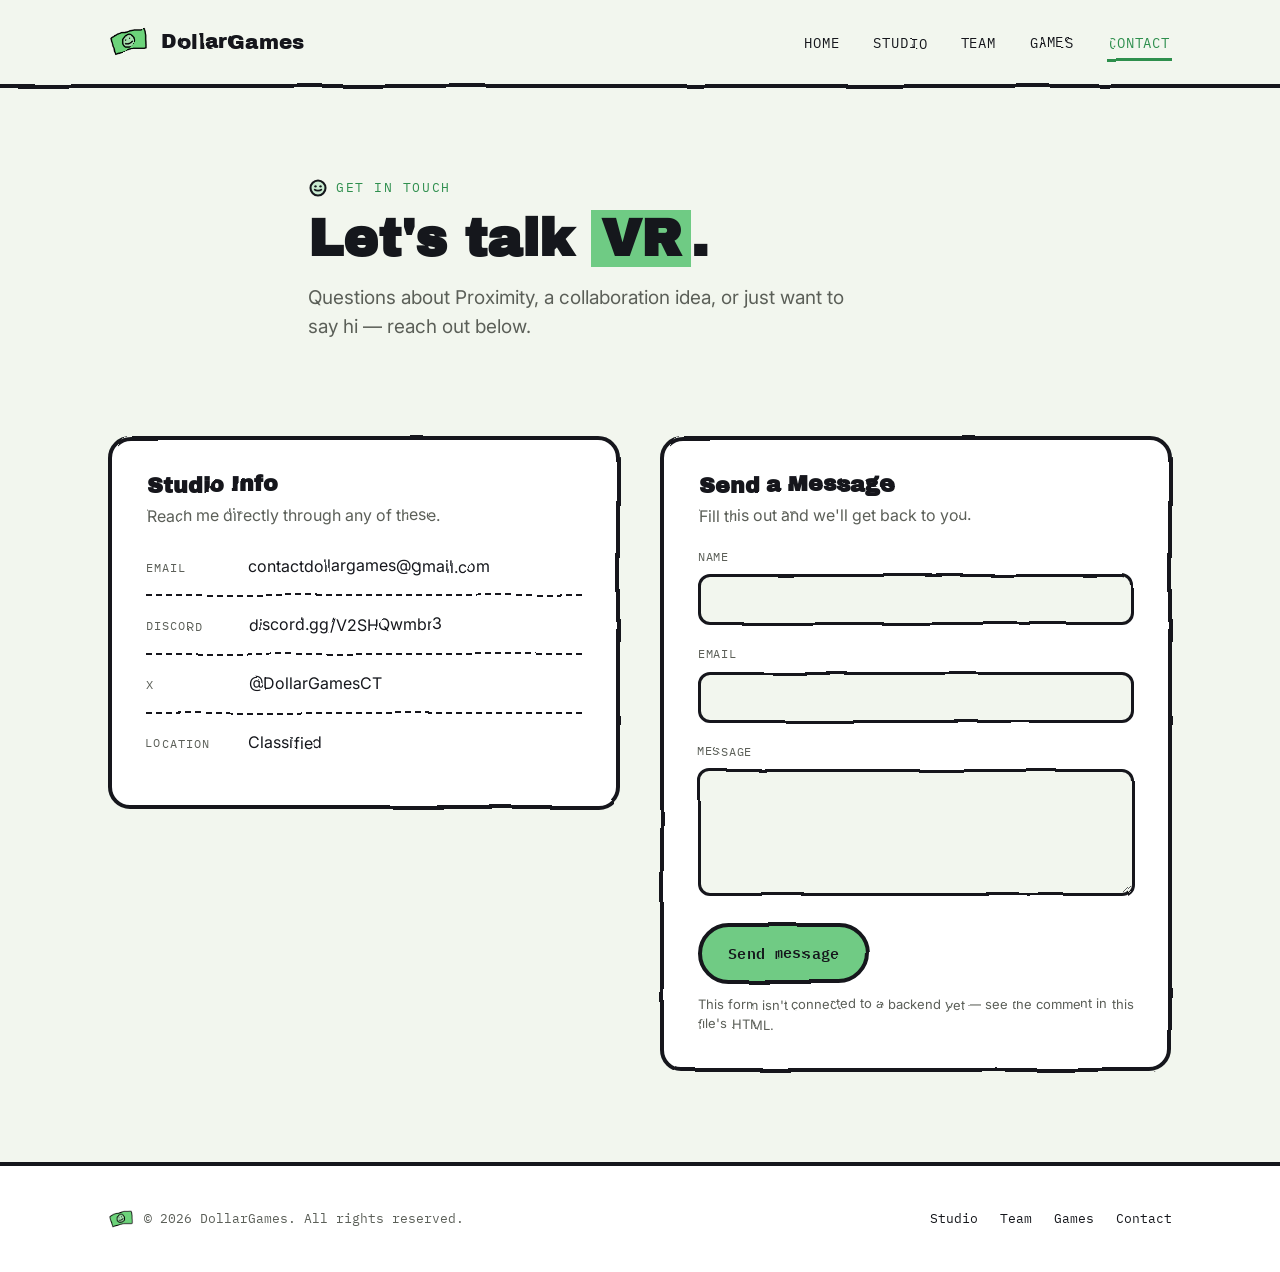
<file: contact.html>
<!DOCTYPE html>
<html lang="en">
<head>
<meta charset="UTF-8" />
<meta name="viewport" content="width=device-width, initial-scale=1.0" />
<title>Contact — DollarGames</title>
<meta name="description" content="Get in touch with DollarGames." />
<link rel="icon" href="assets/images/logo.png" />

<link rel="preconnect" href="https://fonts.googleapis.com">
<link rel="preconnect" href="https://fonts.gstatic.com" crossorigin>
<link href="https://fonts.googleapis.com/css2?family=Archivo+Black&family=IBM+Plex+Mono:wght@400;600&family=Inter:wght@400;500;600&display=swap" rel="stylesheet">

<link rel="stylesheet" href="css/style.css" />
</head>
<body>

<svg width="0" height="0" style="position:absolute">
  <filter id="wobble">
    <feTurbulence type="fractalNoise" baseFrequency="0.012" numOctaves="2" result="noise" seed="4" />
    <feDisplacementMap in="SourceGraphic" in2="noise" scale="4" />
  </filter>
</svg>

<header class="site-header wobble">
  <div class="container">
    <a href="index.html" class="brand">
      <img src="assets/images/logo.png" alt="DollarGames logo" />
      <span>DollarGames</span>
    </a>
    <nav class="main-nav" aria-label="Primary">
      <ul>
        <li><a href="index.html#hero">Home</a></li>
        <li><a href="index.html#studio">Studio</a></li>
        <li><a href="index.html#team">Team</a></li>
        <li><a href="index.html#games">Games</a></li>
        <li><a href="contact.html" class="active">Contact</a></li>
      </ul>
    </nav>
    <button class="nav-toggle" aria-label="Toggle menu" aria-expanded="false">
      <span></span>
    </button>
  </div>
</header>

<section class="hero" style="padding-bottom:60px;">
  <div class="container" style="display:block; max-width: 720px;">
    <p class="eyebrow">
      <svg class="doodle-smile" viewBox="0 0 24 24" fill="none"><circle cx="12" cy="12" r="9" fill="#C9EAD1" stroke="#15171C" stroke-width="2.5"/><circle cx="9" cy="10" r="1.4" fill="#15171C"/><circle cx="15" cy="10" r="1.4" fill="#15171C"/><path d="M8 14c1.5 1.5 6.5 1.5 8 0" stroke="#15171C" stroke-width="2" stroke-linecap="round"/></svg>
      Get in touch
    </p>
    <h1 style="font-size:clamp(34px,5vw,52px); margin-bottom:16px;">Let's talk <span class="highlight">VR</span>.</h1>
    <p class="lede">Questions about Proximity, a collaboration idea, or just want to say hi — reach out below.</p>
  </div>
</section>

<section class="section" style="padding-top:0;">
  <div class="container">
    <div class="contact-grid">

      <!-- Contact details — replace with your studio's real info -->
      <div class="contact-card wobble reveal">
        <h3 style="font-family:var(--font-display); font-size:22px; margin-bottom:6px;">Studio Info</h3>
        <p style="color:var(--ink-soft); margin-bottom:10px;">Reach me directly through any of these.</p>
        <ul class="contact-list">
          <li><span class="label">Email</span><a href="mailto:hello@dollargames.example">contactdollargames@gmail.com</a></li>
          <li><span class="label">Discord</span><a href="#">discord.gg/V2SHQwmbr3</a></li>
          <li><span class="label">X</span><a href="#">@DollarGamesCT</a></li>
          <li><span class="label">Location</span><span>Classified</span></li>
        </ul>
      </div>

      <!-- Contact form — see note below on connecting a real backend -->
      <div class="contact-card wobble reveal">
        <h3 style="font-family:var(--font-display); font-size:22px; margin-bottom:6px;">Send a Message</h3>
        <p style="color:var(--ink-soft); margin-bottom:20px;">Fill this out and we'll get back to you.</p>

        <!--
          GitHub Pages only serves static files — this form has no
          server to submit to yet. To make it actually deliver
          messages, sign up for a free form backend (e.g. Formspree,
          Getform, Web3Forms) and set the action below to the URL
          they give you, for example:

            <form id="contact-form" action="https://formspree.io/f/yourID" method="POST">

          Until then, the form just shows a confirmation message
          (see js/script.js).
        -->
        <form id="contact-form">
          <div class="form-field">
            <label for="name">Name</label>
            <input id="name" name="name" type="text" required />
          </div>
          <div class="form-field">
            <label for="email">Email</label>
            <input id="email" name="email" type="email" required />
          </div>
          <div class="form-field">
            <label for="message">Message</label>
            <textarea id="message" name="message" rows="5" required></textarea>
          </div>
          <button type="submit" class="btn">Send message</button>
          <p class="form-note">This form isn't connected to a backend yet — see the comment in this file's HTML.</p>
        </form>
      </div>

    </div>
  </div>
</section>

<footer class="site-footer">
  <div class="container">
    <div class="footer-brand">
      <img src="assets/images/logo.png" alt="DollarGames logo" />
      <span>&copy; <span id="year"></span> DollarGames. All rights reserved.</span>
    </div>
    <nav class="footer-links" aria-label="Footer">
      <a href="index.html#studio">Studio</a>
      <a href="index.html#team">Team</a>
      <a href="index.html#games">Games</a>
      <a href="contact.html">Contact</a>
    </nav>
  </div>
</footer>

<script src="js/script.js"></script>
<script>document.getElementById("year").textContent = new Date().getFullYear();</script>
</body>
</html>
</file>
<file: css/style.css>
/* ==========================================================================
   DollarGames — Stylesheet
   --------------------------------------------------------------------------
   HOW TO RESTYLE THIS SITE
   Every color, font, and spacing value the site uses lives in the :root
   block right below. Change a value there and it updates everywhere.
   ========================================================================== */

:root {
  /* ---- Colors (edit these to reskin the whole site) ---- */
  --paper: #f2f6ee;          /* page background */
  --paper-raised: #ffffff;   /* card background */
  --ink: #15171c;            /* headings, outlines, body text */
  --ink-soft: #5b5f58;       /* secondary / muted text */
  --bill-green: #6fcb84;     /* primary brand green (from the logo) */
  --bill-green-deep: #2f8f4e;/* deep green — buttons, hovers */
  --mint-pale: #c9ead1;      /* pale green fill, tags, highlights */
  --volt-violet: #7c5cff;    /* accent — links, VR/tech highlights */
  --violet-pale: #e4dbff;    /* pale violet fill */

  /* ---- Type (edit the family names to change fonts site-wide) ---- */
  --font-display: "Archivo Black", "Arial Black", sans-serif;
  --font-body: "Inter", -apple-system, BlinkMacSystemFont, sans-serif;
  --font-mono: "IBM Plex Mono", "Courier New", monospace;

  /* ---- Layout ---- */
  --max-width: 1120px;
  --radius: 22px;
  --border: 4px;
}

/* ---------------------------------- Reset -------------------------------- */
* { box-sizing: border-box; }
html { scroll-behavior: smooth; }
body {
  margin: 0;
  background: var(--paper);
  color: var(--ink);
  font-family: var(--font-body);
  line-height: 1.55;
  -webkit-font-smoothing: antialiased;
}
img { max-width: 100%; display: block; }
a { color: inherit; text-decoration: none; }
ul { margin: 0; padding: 0; list-style: none; }
h1, h2, h3 { font-family: var(--font-display); line-height: 1.05; margin: 0; }
p { margin: 0; }
section { position: relative; }

/* Respect reduced-motion preferences */
@media (prefers-reduced-motion: reduce) {
  html { scroll-behavior: auto; }
  * { animation-duration: 0.001ms !important; transition-duration: 0.001ms !important; }
}

/* -------------------------- Signature: wobble edge ------------------------
   A single SVG filter (defined once per page, see the hidden <svg> in the
   HTML) is applied to cards, buttons and the nav bar so their borders read
   as hand-drawn ink strokes, echoing the DollarGames logo's linework.
   --------------------------------------------------------------------- */
.wobble { filter: url(#wobble); }

.container {
  width: 100%;
  max-width: var(--max-width);
  margin: 0 auto;
  padding: 0 28px;
}

.eyebrow {
  font-family: var(--font-mono);
  font-size: 13px;
  letter-spacing: 0.12em;
  text-transform: uppercase;
  color: var(--bill-green-deep);
  display: inline-flex;
  align-items: center;
  gap: 8px;
  margin-bottom: 14px;
}
.eyebrow .doodle-smile { width: 20px; height: 20px; }

/* ------------------------------- Buttons -------------------------------- */
.btn {
  font-family: var(--font-mono);
  font-weight: 600;
  font-size: 15px;
  letter-spacing: 0.02em;
  display: inline-flex;
  align-items: center;
  gap: 8px;
  padding: 14px 26px;
  border: var(--border) solid var(--ink);
  border-radius: 999px;
  background: var(--bill-green);
  color: var(--ink);
  cursor: pointer;
  transition: transform 0.15s ease, background 0.15s ease;
}
.btn:hover { transform: translate(-2px, -2px); background: var(--mint-pale); }
.btn:active { transform: translate(0, 0); }
.btn.btn-ghost { background: transparent; }
.btn.btn-violet { background: var(--volt-violet); color: #fff; }
.btn.btn-violet:hover { background: #6a49f0; }

/* --------------------------------- Header -------------------------------- */
.site-header {
  position: sticky;
  top: 0;
  z-index: 50;
  background: var(--paper);
  border-bottom: var(--border) solid var(--ink);
}
.site-header .container {
  display: flex;
  align-items: center;
  justify-content: space-between;
  height: 84px;
}
.brand {
  display: flex;
  align-items: center;
  gap: 12px;
  font-family: var(--font-display);
  font-size: 20px;
  letter-spacing: 0.01em;
}
.brand img { width: 42px; height: 42px; object-fit: contain; }

.main-nav ul { display: flex; gap: 30px; }
.main-nav a {
  font-family: var(--font-mono);
  font-size: 14px;
  text-transform: uppercase;
  letter-spacing: 0.06em;
  padding: 6px 2px;
  border-bottom: 3px solid transparent;
  transition: border-color 0.15s ease, color 0.15s ease;
}
.main-nav a:hover,
.main-nav a.active { border-color: var(--bill-green-deep); color: var(--bill-green-deep); }

.nav-toggle {
  display: none;
  border: var(--border) solid var(--ink);
  border-radius: 12px;
  background: var(--paper-raised);
  width: 46px;
  height: 46px;
  align-items: center;
  justify-content: center;
  cursor: pointer;
}
.nav-toggle span,
.nav-toggle span::before,
.nav-toggle span::after {
  content: "";
  display: block;
  width: 20px;
  height: 3px;
  background: var(--ink);
  position: relative;
  transition: transform 0.2s ease, opacity 0.2s ease;
}
.nav-toggle span::before { position: absolute; top: -7px; }
.nav-toggle span::after { position: absolute; top: 7px; }

/* ---------------------------------- Hero --------------------------------- */
.hero {
  padding: 90px 0 100px;
  overflow: hidden;
}
.hero .container {
  display: grid;
  grid-template-columns: 1.1fr 0.9fr;
  gap: 56px;
  align-items: center;
}
.hero h1 {
  font-size: clamp(40px, 5.4vw, 68px);
  margin-bottom: 22px;
}
.hero h1 .highlight {
  background: var(--bill-green);
  padding: 0 10px;
  box-decoration-break: clone;
  -webkit-box-decoration-break: clone;
}
.hero p.lede {
  font-size: 19px;
  color: var(--ink-soft);
  max-width: 46ch;
  margin-bottom: 34px;
}
.hero-actions { display: flex; gap: 16px; flex-wrap: wrap; }

.hero-art {
  position: relative;
  display: flex;
  align-items: center;
  justify-content: center;
}
.hero-art img {
  width: 100%;
  max-width: 420px;
  border: var(--border) solid var(--ink);
  border-radius: var(--radius);
  background: var(--bill-green);
  padding: 30px;
  transform: rotate(-3deg);
}
.hero-art .tag-float {
  position: absolute;
  font-family: var(--font-mono);
  font-size: 13px;
  background: var(--paper-raised);
  border: 3px solid var(--ink);
  border-radius: 999px;
  padding: 8px 16px;
}
.hero-art .tag-float.t1 { top: 6%; right: -4%; transform: rotate(6deg); }
.hero-art .tag-float.t2 { bottom: 4%; left: -6%; transform: rotate(-5deg); }

/* -------------------------------- Sections ------------------------------- */
.section { padding: 90px 0; }
.section-head { max-width: 640px; margin-bottom: 52px; }
.section-head h2 { font-size: clamp(30px, 4vw, 42px); margin-bottom: 16px; }
.section-head p { color: var(--ink-soft); font-size: 17px; }

.section-alt { background: var(--paper-raised); border-top: var(--border) solid var(--ink); border-bottom: var(--border) solid var(--ink); }

/* ---------------------------------- Studio -------------------------------- */
.tool-grid {
  display: grid;
  grid-template-columns: repeat(2, 1fr);
  gap: 28px;
}
.tool-card {
  border: var(--border) solid var(--ink);
  border-radius: var(--radius);
  padding: 32px;
  background: var(--paper);
  position: relative;
}
.tool-card.is-specialty { background: var(--mint-pale); }
.tool-card .ribbon {
  position: absolute;
  top: -16px;
  right: 24px;
  background: var(--volt-violet);
  color: #fff;
  font-family: var(--font-mono);
  font-size: 12px;
  letter-spacing: 0.08em;
  text-transform: uppercase;
  padding: 6px 14px;
  border-radius: 999px;
  border: 3px solid var(--ink);
}
.tool-card h3 { font-size: 24px; margin-bottom: 10px; }
.tool-card p { color: var(--ink-soft); margin-bottom: 18px; }
.tool-card ul li {
  display: flex;
  align-items: center;
  gap: 10px;
  font-family: var(--font-mono);
  font-size: 14px;
  margin-bottom: 8px;
}
.tool-card ul li .doodle-smile { width: 18px; height: 18px; flex: none; }

/* --------------------------------- Team ---------------------------------- */
.team-grid {
  display: grid;
  grid-template-columns: repeat(3, 1fr);
  gap: 28px;
}
.dev-card {
  border: var(--border) solid var(--ink);
  border-radius: var(--radius);
  background: var(--paper-raised);
  overflow: hidden;
  transition: transform 0.15s ease;
}
.dev-card:hover { transform: translateY(-6px); }
.dev-card .avatar { border-bottom: var(--border) solid var(--ink); aspect-ratio: 1 / 1; }
.dev-card .avatar img { width: 100%; height: 100%; object-fit: cover; }
.dev-card .dev-info { padding: 20px 22px 24px; }
.dev-card h3 { font-size: 19px; margin-bottom: 4px; }
.dev-card .role { font-family: var(--font-mono); font-size: 13px; color: var(--bill-green-deep); text-transform: uppercase; letter-spacing: 0.05em; margin-bottom: 12px; }
.dev-card p.bio { color: var(--ink-soft); font-size: 14.5px; margin-bottom: 14px; }
.dev-card .dev-tags { display: flex; gap: 8px; flex-wrap: wrap; }
.dev-card .dev-tags span {
  font-family: var(--font-mono);
  font-size: 11.5px;
  background: var(--mint-pale);
  border: 2px solid var(--ink);
  border-radius: 999px;
  padding: 4px 10px;
}

/* --------------------------------- Games --------------------------------- */
.games-grid {
  display: grid;
  grid-template-columns: repeat(2, 1fr);
  gap: 32px;
}
.game-card {
  border: var(--border) solid var(--ink);
  border-radius: var(--radius);
  background: var(--paper-raised);
  overflow: hidden;
  display: flex;
  flex-direction: column;
}
.game-card .cover {
  aspect-ratio: 3 / 2;
  border-bottom: var(--border) solid var(--ink);
  position: relative;
  overflow: hidden;
}
.game-card .cover img { width: 100%; height: 100%; object-fit: cover; }
.game-card .game-info { padding: 26px 26px 30px; flex: 1; display: flex; flex-direction: column; }
.game-card h3 { font-size: 26px; margin-bottom: 10px; }
.game-card p.desc { color: var(--ink-soft); margin-bottom: 18px; flex: 1; }
.game-card .game-tags { display: flex; gap: 8px; flex-wrap: wrap; margin-bottom: 4px; }
.game-card .game-tags span {
  font-family: var(--font-mono);
  font-size: 11.5px;
  background: var(--violet-pale);
  border: 2px solid var(--ink);
  border-radius: 999px;
  padding: 4px 10px;
}

/* Coming Soon card: blurred backdrop image + centered badge */
.game-card.is-soon .cover { position: relative; }
.game-card.is-soon .cover img {
  filter: blur(9px) saturate(1.1);
  transform: scale(1.12); /* avoid blurred edge showing through */
}
.game-card.is-soon .cover::after {
  content: "";
  position: absolute;
  inset: 0;
  background: rgba(21, 23, 28, 0.28);
}
.soon-badge {
  position: absolute;
  top: 50%;
  left: 50%;
  transform: translate(-50%, -50%) rotate(-4deg);
  background: var(--paper-raised);
  border: var(--border) solid var(--ink);
  border-radius: 999px;
  padding: 14px 30px;
  font-family: var(--font-display);
  font-size: 20px;
  letter-spacing: 0.02em;
  z-index: 2;
}

/* --------------------------------- Contact -------------------------------- */
.contact-grid {
  display: grid;
  grid-template-columns: 1fr 1fr;
  gap: 40px;
  align-items: start;
}
.contact-card {
  border: var(--border) solid var(--ink);
  border-radius: var(--radius);
  background: var(--paper-raised);
  padding: 34px;
}
.contact-list li {
  display: flex;
  align-items: baseline;
  gap: 12px;
  padding: 16px 0;
  border-bottom: 2px dashed var(--ink);
}
.contact-list li:last-child { border-bottom: none; }
.contact-list .label {
  font-family: var(--font-mono);
  font-size: 12px;
  text-transform: uppercase;
  letter-spacing: 0.08em;
  color: var(--ink-soft);
  width: 90px;
  flex: none;
}
.contact-list a:hover { color: var(--bill-green-deep); }

.form-field { margin-bottom: 20px; }
.form-field label {
  display: block;
  font-family: var(--font-mono);
  font-size: 12px;
  text-transform: uppercase;
  letter-spacing: 0.06em;
  margin-bottom: 8px;
  color: var(--ink-soft);
}
.form-field input,
.form-field textarea {
  width: 100%;
  font-family: var(--font-body);
  font-size: 15px;
  padding: 13px 16px;
  border: 3px solid var(--ink);
  border-radius: 12px;
  background: var(--paper);
  color: var(--ink);
  resize: vertical;
}
.form-field input:focus,
.form-field textarea:focus {
  outline: 3px solid var(--volt-violet);
  outline-offset: 1px;
}
.form-note { font-size: 13px; color: var(--ink-soft); margin-top: 10px; }

/* --------------------------------- Footer --------------------------------- */
.site-footer {
  border-top: var(--border) solid var(--ink);
  padding: 40px 0;
  background: var(--paper-raised);
}
.site-footer .container {
  display: flex;
  align-items: center;
  justify-content: space-between;
  flex-wrap: wrap;
  gap: 16px;
}
.footer-brand { display: flex; align-items: center; gap: 10px; font-family: var(--font-mono); font-size: 13px; color: var(--ink-soft); }
.footer-brand img { width: 26px; height: 26px; }
.footer-links { display: flex; gap: 22px; }
.footer-links a { font-family: var(--font-mono); font-size: 13px; }
.footer-links a:hover { color: var(--bill-green-deep); }

/* Reveal-on-scroll (subtle, respects reduced motion) */
.reveal { opacity: 0; transform: translateY(18px); transition: opacity 0.5s ease, transform 0.5s ease; }
.reveal.is-visible { opacity: 1; transform: translateY(0); }

/* ---------------------------------- Responsive ---------------------------- */
@media (max-width: 920px) {
  .hero .container { grid-template-columns: 1fr; }
  .hero-art { order: -1; }
  .tool-grid { grid-template-columns: 1fr; }
  .team-grid { grid-template-columns: repeat(2, 1fr); }
  .games-grid { grid-template-columns: 1fr; }
  .contact-grid { grid-template-columns: 1fr; }
}

@media (max-width: 680px) {
  .main-nav { position: fixed; inset: 84px 0 auto 0; background: var(--paper); border-bottom: var(--border) solid var(--ink); padding: 20px 28px 28px; transform: translateY(-120%); transition: transform 0.2s ease; }
  .main-nav.open { transform: translateY(0); }
  .main-nav ul { flex-direction: column; gap: 18px; }
  .nav-toggle { display: flex; }
  .team-grid { grid-template-columns: 1fr; }
  .hero { padding: 60px 0 70px; }
  .section { padding: 64px 0; }
}
</file>
